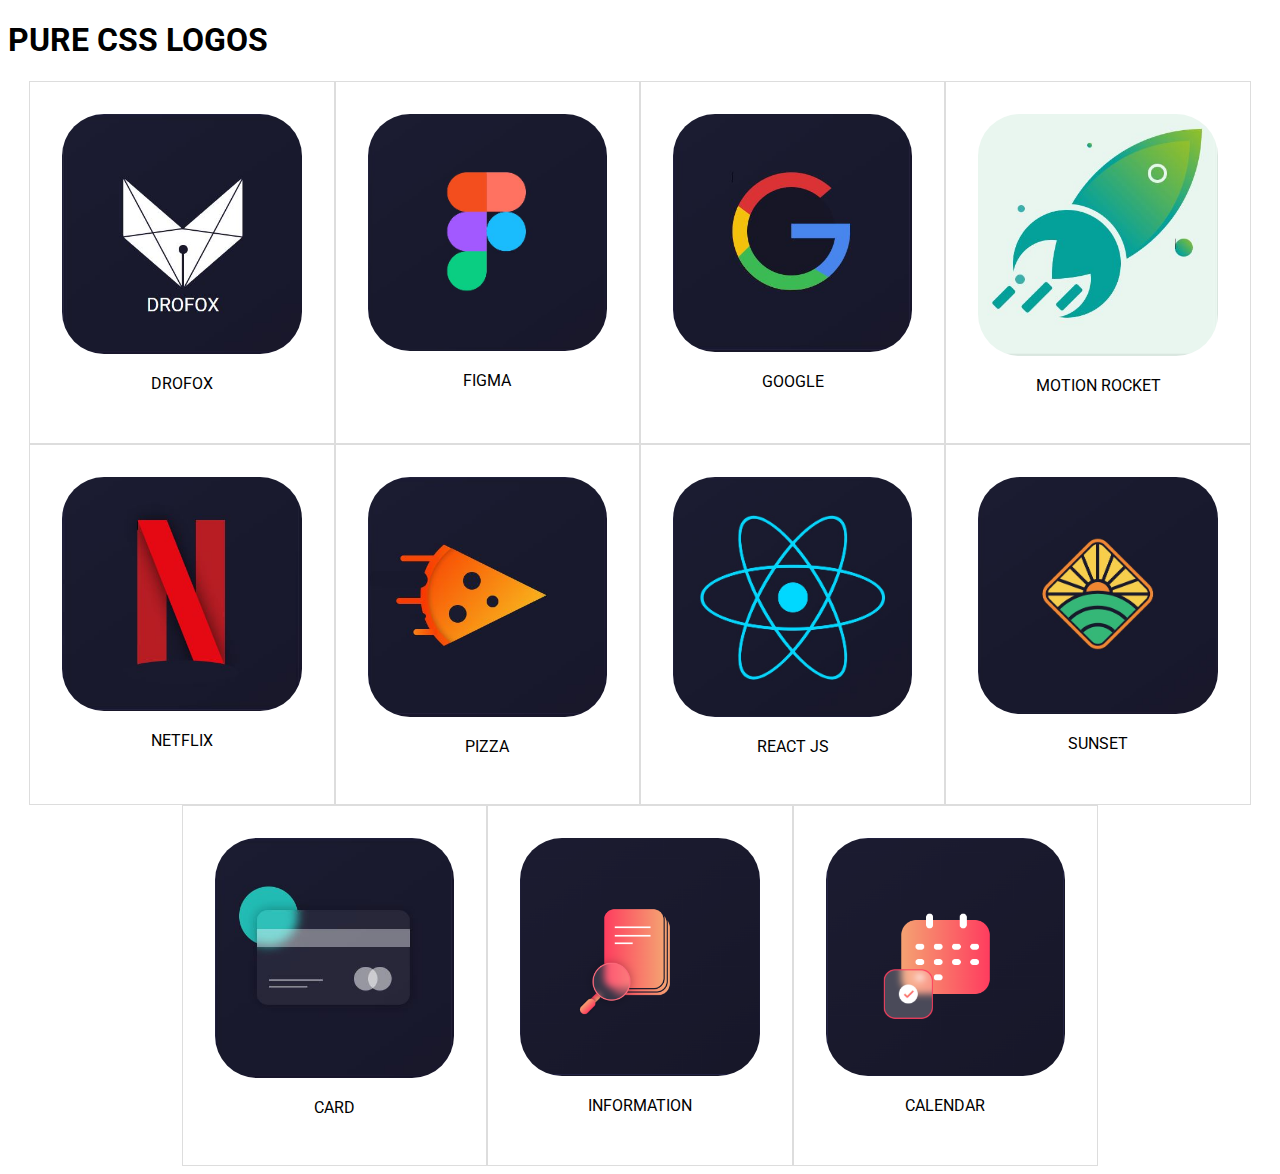
<file: index.html>
<!DOCTYPE html>
<!--[if lt IE 7]>      <html class="no-js lt-ie9 lt-ie8 lt-ie7"> <![endif]-->
<!--[if IE 7]>         <html class="no-js lt-ie9 lt-ie8"> <![endif]-->
<!--[if IE 8]>         <html class="no-js lt-ie9"> <![endif]-->
<!--[if gt IE 8]>      <html class="no-js"> <!--<![endif]-->
<html>
  <head>
    <meta charset="utf-8" />
    <meta http-equiv="X-UA-Compatible" content="IE=edge" />
    <title></title>
    <meta name="description" content="" />
    <meta name="viewport" content="width=device-width, initial-scale=1" />
    <link rel="preconnect" href="https://fonts.googleapis.com" />
    <link rel="preconnect" href="https://fonts.gstatic.com" crossorigin />
    <link
      href="https://fonts.googleapis.com/css2?family=Roboto&display=swap"
      rel="stylesheet"
    />
    <link rel="stylesheet" href="styles.css" />
  </head>
  <body>
    <!--[if lt IE 7]>
      <p class="browsehappy">
        You are using an <strong>outdated</strong> browser. Please
        <a href="#">upgrade your browser</a> to improve your experience.
      </p>
    <![endif]-->

    <div class="container">
      <h1>PURE CSS LOGOS</h1>
      <div class="flex">
        <div class="card has-link" data-link="/drofox/index.html">
          <div class="content">
            <div class="card-media">
              <img src="/drofox/drofox.JPG" />
            </div>
            <div class="card-title">
              <p>DROFOX</p>
            </div>
          </div>
        </div>
        <div class="card has-link" data-link="/figma/index.html">
          <div class="content">
            <div class="card-media">
              <img src="/figma/figma.JPG" />
            </div>
            <div class="card-title">
              <p>FIGMA</p>
            </div>
          </div>
        </div>
        <div class="card has-link" data-link="/google/index.html">
          <div class="content">
            <div class="card-media">
              <img src="/google/google.JPG" />
            </div>
            <div class="card-title">
              <p>GOOGLE</p>
            </div>
          </div>
        </div>
        <div class="card has-link" data-link="/motionRocket/index.html">
          <div class="content">
            <div class="card-media">
              <img src="/motionRocket/motionRocket.JPG" />
            </div>
            <div class="card-title">
              <p>MOTION ROCKET</p>
            </div>
          </div>
        </div>
        <div class="card has-link" data-link="/netflix/index.html">
          <div class="content">
            <div class="card-media">
              <img src="/netflix/netflix.JPG" />
            </div>
            <div class="card-title">
              <p>NETFLIX</p>
            </div>
          </div>
        </div>
        <div class="card has-link" data-link="/pizza/index.html">
          <div class="content">
            <div class="card-media">
              <img src="/pizza/pizza.JPG" />
            </div>
            <div class="card-title">
              <p>PIZZA</p>
            </div>
          </div>
        </div>
        <div class="card has-link" data-link="/react/index.html">
          <div class="content">
            <div class="card-media">
              <img src="/react/react.jpg" />
            </div>
            <div class="card-title">
              <p>REACT JS</p>
            </div>
          </div>
        </div>
        <div class="card has-link" data-link="/sunset/index.html">
          <div class="content">
            <div class="card-media">
              <img src="/sunset/sunset.JPG" />
            </div>
            <div class="card-title">
              <p>SUNSET</p>
            </div>
          </div>
        </div>
        <div class="card has-link" data-link="/card/index.html">
          <div class="content">
            <div class="card-media">
              <img src="/card/card.JPG" />
            </div>
            <div class="card-title">
              <p>CARD</p>
            </div>
          </div>
        </div>
        <div class="card has-link" data-link="/information/index.html">
          <div class="content">
            <div class="card-media">
              <img src="/information/information.png" />
            </div>
            <div class="card-title">
              <p>INFORMATION</p>
            </div>
          </div>
        </div>
        <div class="card has-link" data-link="/calendar/index.html">
          <div class="content">
            <div class="card-media">
              <img src="/calendar/calendar.png" />
            </div>
            <div class="card-title">
              <p>CALENDAR</p>
            </div>
          </div>
        </div>
        </div>
    </div>
    <script
      src="https://code.jquery.com/jquery-3.6.0.min.js"
      integrity="sha256-/xUj+3OJU5yExlq6GSYGSHk7tPXikynS7ogEvDej/m4="
      crossorigin="anonymous"
    ></script>
    <script>
      $(function () {
        $(".has-link").on("click", function () {
          let link = $(this).attr("data-link");
          window.location.href = link;
        });
      });
    </script>
  </body>
</html>
</file>
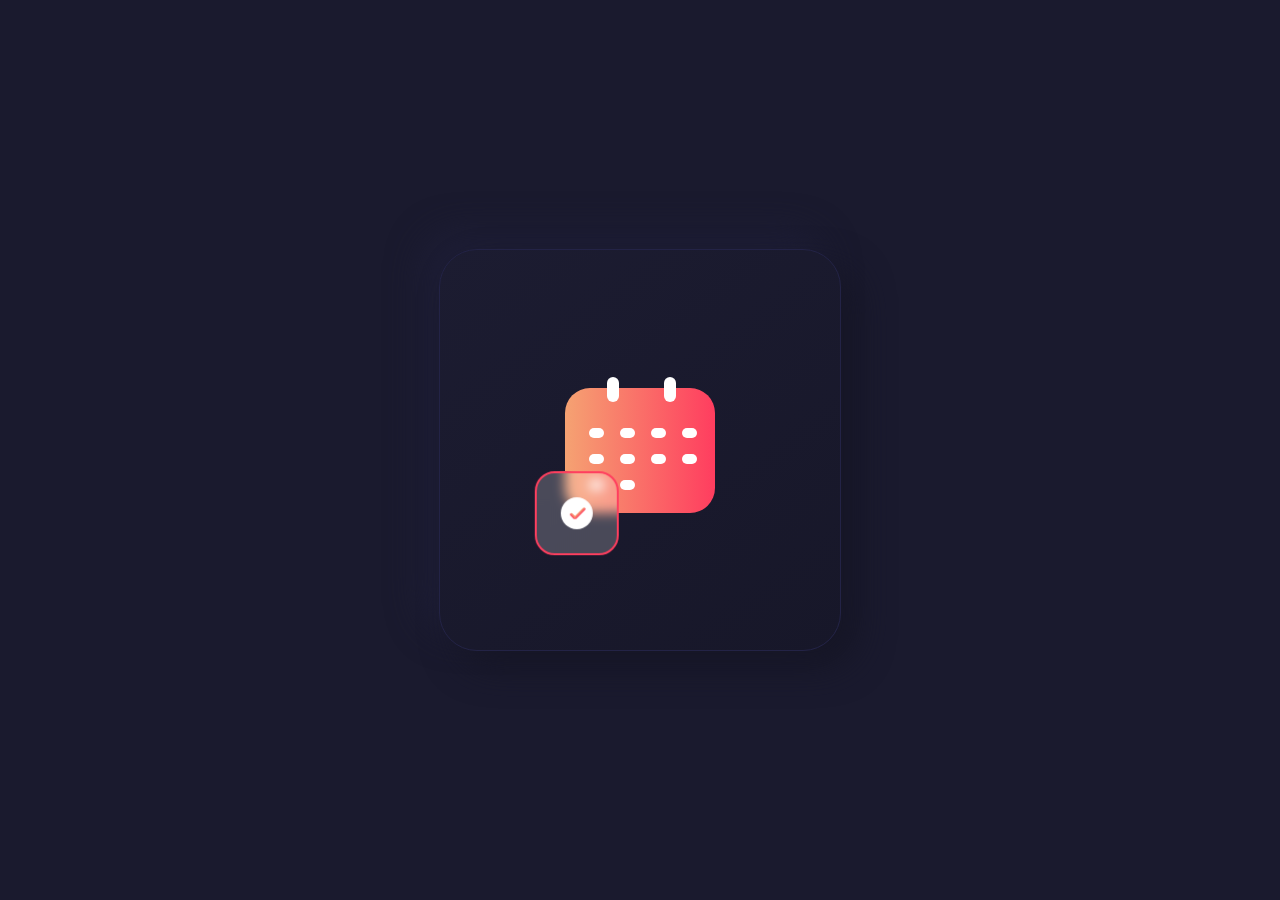
<file: calendar/index.html>
<!DOCTYPE html>
<!--[if lt IE 7]>      <html class="no-js lt-ie9 lt-ie8 lt-ie7"> <![endif]-->
<!--[if IE 7]>         <html class="no-js lt-ie9 lt-ie8"> <![endif]-->
<!--[if IE 8]>         <html class="no-js lt-ie9"> <![endif]-->
<!--[if gt IE 8]>      <html class="no-js"> <!--<![endif]-->
<html>
  <head>
    <meta charset="utf-8" />
    <meta http-equiv="X-UA-Compatible" content="IE=edge" />
    <title></title>
    <meta name="description" content="" />
    <meta name="viewport" content="width=device-width, initial-scale=1" />
    <link rel="stylesheet" href="style.css" />
  </head>
  <body>
    <!--[if lt IE 7]>
      <p class="browsehappy">
        You are using an <strong>outdated</strong> browser. Please
        <a href="#">upgrade your browser</a> to improve your experience.
      </p>
    <![endif]-->
    <!-- 
        #3cba54 
        #f4c20d
        #db3236
        #4885ed
    -->
    <div class="container flex item-center bg-dark">
      <div class="item-container bg-dark-dim skeou-shadow">
        <div class="item flex item-center relative">
          <div class="calendar">
              <div class="dates">
                  <div class="date_m1"></div>
                  <div class="date_m2"></div>
                  <div class="date_m3"></div>
                  <div class="date_m4"></div>
                  <div class="date_m5"></div>
                  <div class="date_m6"></div>
                  <div class="date_m7"></div>
                  <div class="date_m8"></div>
                  <div class="date_m9"></div>
                  <div class="date_m10"></div>
              </div>
          </div>
          <div class="checkbox">
              <div class="check_container">
                  <div class="check"></div>
              </div>
          </div>
        </div>
      </div>
    </div>

    <script src="" async defer></script>
  </body>
</html>
</file>
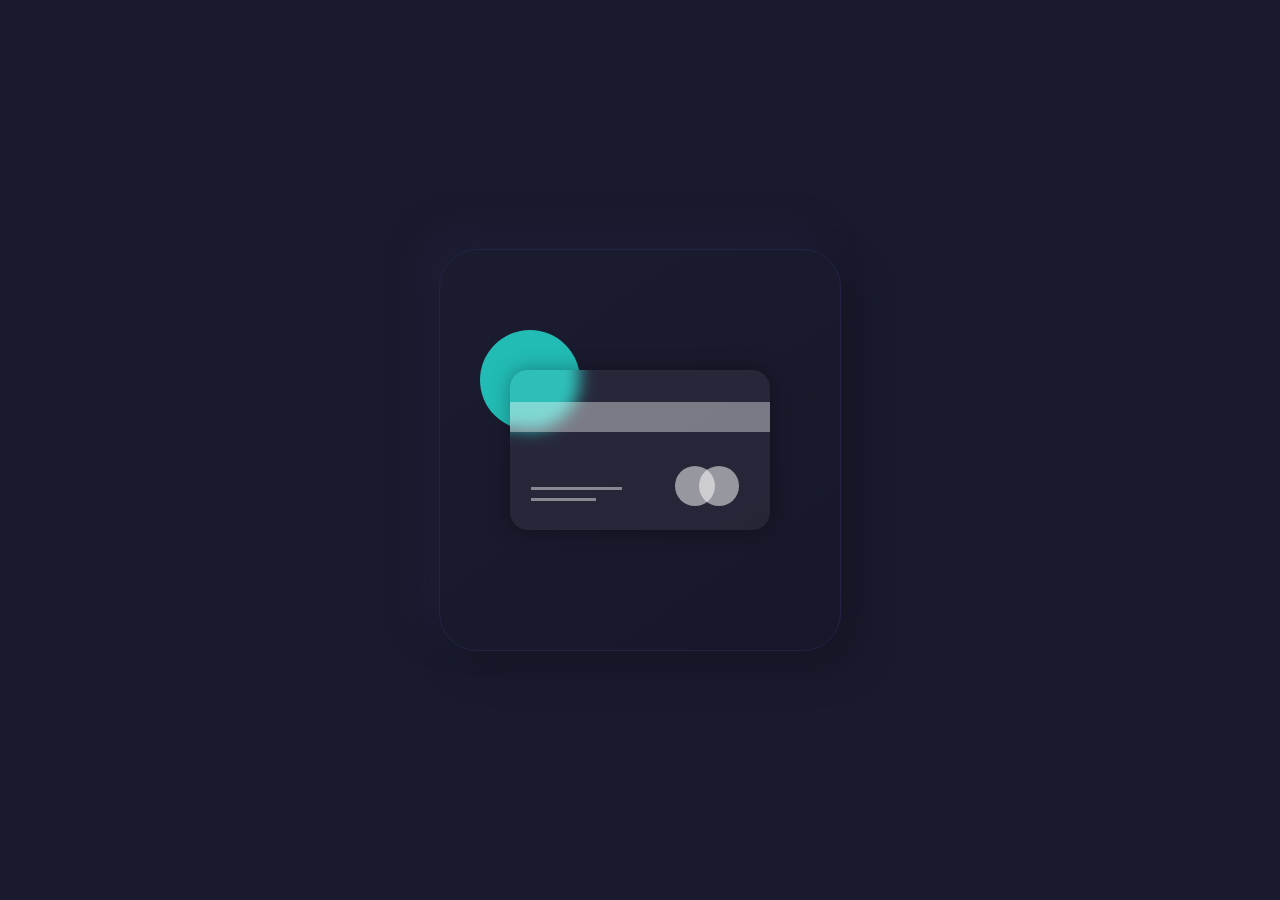
<file: card/index.html>
<!DOCTYPE html>
<!--[if lt IE 7]>      <html class="no-js lt-ie9 lt-ie8 lt-ie7"> <![endif]-->
<!--[if IE 7]>         <html class="no-js lt-ie9 lt-ie8"> <![endif]-->
<!--[if IE 8]>         <html class="no-js lt-ie9"> <![endif]-->
<!--[if gt IE 8]>      <html class="no-js"> <!--<![endif]-->
<html>
  <head>
    <meta charset="utf-8" />
    <meta http-equiv="X-UA-Compatible" content="IE=edge" />
    <title></title>
    <meta name="description" content="" />
    <meta name="viewport" content="width=device-width, initial-scale=1" />
    <link rel="stylesheet" href="style.css" />
  </head>
  <body>
    <!--[if lt IE 7]>
      <p class="browsehappy">
        You are using an <strong>outdated</strong> browser. Please
        <a href="#">upgrade your browser</a> to improve your experience.
      </p>
    <![endif]-->
    <!-- 
        #22bcb5 
        
    -->
    <div class="container flex item-center bg-dark">
      <div class="item-container bg-dark-dim skeou-shadow">
        <div class="item flex item-center relative">
          <div class="circle"></div>
          <div class="card-base">
            <div class="stripe"></div>
            <div class="master-card"></div>
            <div class="name-line"></div>
          </div>
        </div>
      </div>
    </div>

    <script src="" async defer></script>
  </body>
</html>
</file>
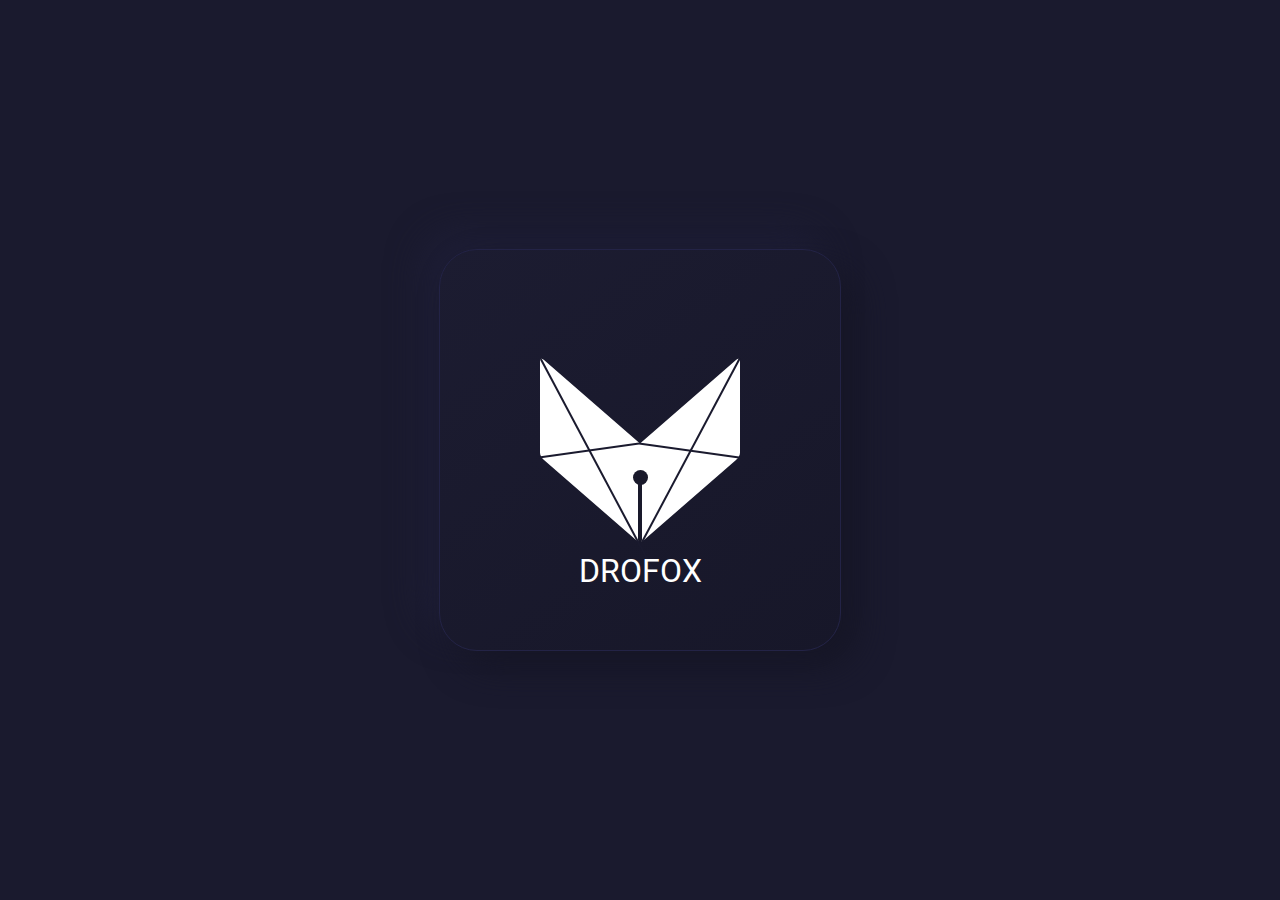
<file: drofox/index.html>
<!DOCTYPE html>
<!--[if lt IE 7]>      <html class="no-js lt-ie9 lt-ie8 lt-ie7"> <![endif]-->
<!--[if IE 7]>         <html class="no-js lt-ie9 lt-ie8"> <![endif]-->
<!--[if IE 8]>         <html class="no-js lt-ie9"> <![endif]-->
<!--[if gt IE 8]>      <html class="no-js"> <!--<![endif]-->
<html>
  <head>
    <meta charset="utf-8" />
    <meta http-equiv="X-UA-Compatible" content="IE=edge" />
    <title></title>
    <meta name="description" content="" />
    <meta name="viewport" content="width=device-width, initial-scale=1" />
    <link rel="preconnect" href="https://fonts.googleapis.com" />
    <link rel="preconnect" href="https://fonts.gstatic.com" crossorigin />
    <link
      href="https://fonts.googleapis.com/css2?family=Roboto&display=swap"
      rel="stylesheet"
    />
    <link rel="stylesheet" href="style.css" />
  </head>
  <body>
    <!--[if lt IE 7]>
      <p class="browsehappy">
        You are using an <strong>outdated</strong> browser. Please
        <a href="#">upgrade your browser</a> to improve your experience.
      </p>
    <![endif]-->
    <!-- 
        #3cba54 
        #f4c20d
        #db3236
        #4885ed
    -->
    <div class="container flex item-center bg-dark">
      <div class="item-container bg-dark-dim skeou-shadow">
        <div class="item flex item-center relative">
          <div class="left"></div>
          <div class="right"></div>
          <div class="circle"></div>
          <div class="cylinder"></div>
          <div class="line-left"></div>
          <div class="line-left-big"></div>
          <div class="line-right"></div>
          <div class="line-right-big"></div>
          <p class="text">DROFOX</p>
        </div>
      </div>
    </div>

    <script src="" async defer></script>
  </body>
</html>
</file>
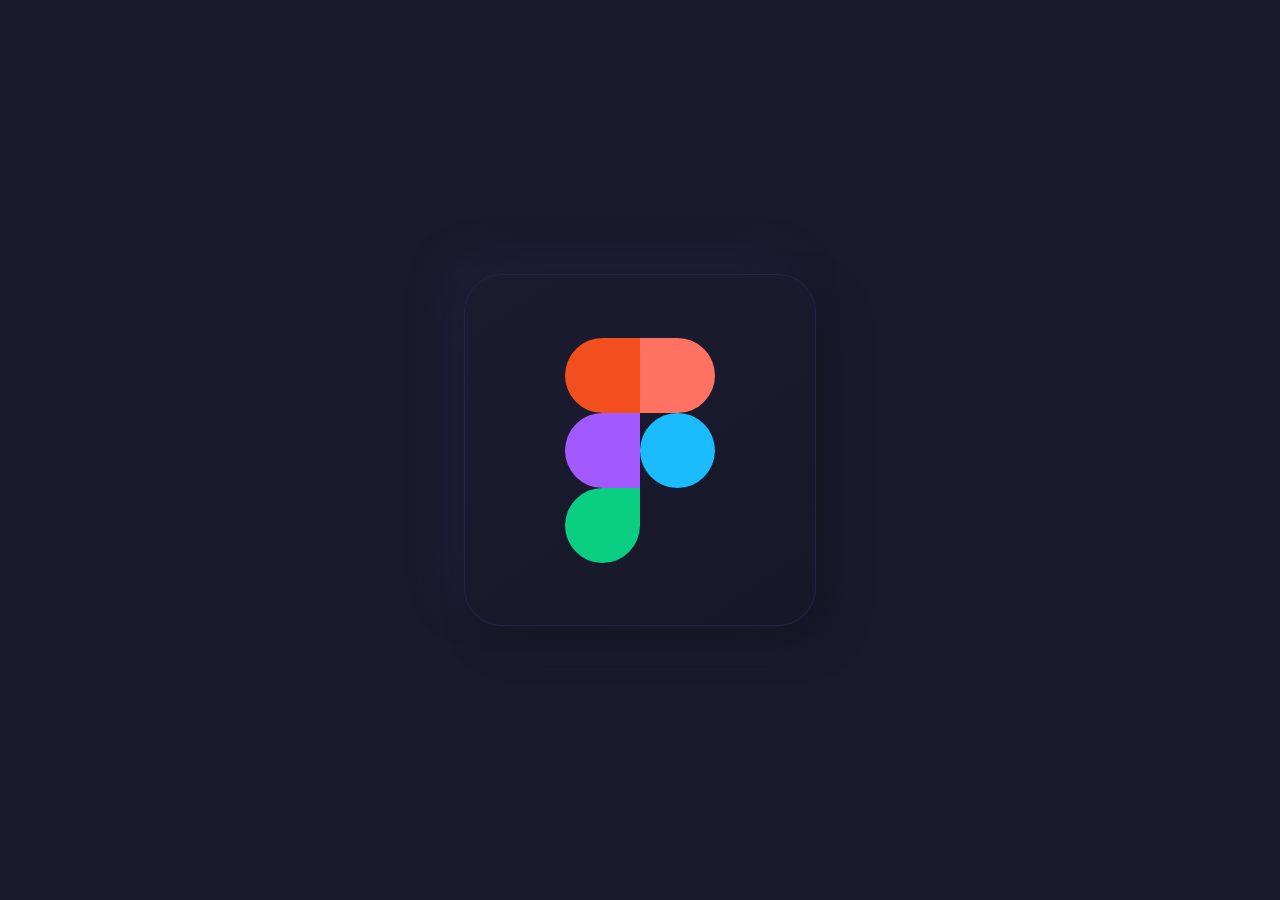
<file: figma/index.html>
<!DOCTYPE html>
<!--[if lt IE 7]>      <html class="no-js lt-ie9 lt-ie8 lt-ie7"> <![endif]-->
<!--[if IE 7]>         <html class="no-js lt-ie9 lt-ie8"> <![endif]-->
<!--[if IE 8]>         <html class="no-js lt-ie9"> <![endif]-->
<!--[if gt IE 8]>      <html class="no-js"> <!--<![endif]-->
<html>
  <head>
    <meta charset="utf-8" />
    <meta http-equiv="X-UA-Compatible" content="IE=edge" />
    <title></title>
    <meta name="description" content="" />
    <meta name="viewport" content="width=device-width, initial-scale=1" />
    <link rel="stylesheet" href="style.css" />
  </head>
  <body>
    <!--[if lt IE 7]>
      <p class="browsehappy">
        You are using an <strong>outdated</strong> browser. Please
        <a href="#">upgrade your browser</a> to improve your experience.
      </p>
    <![endif]-->
    <!-- 
        #f24e1e 
        #ff7262
        #a259ff
        #1abcfe
        #0acf83
    -->
    <div class="container flex item-center bg-dark">
      <div class="item-container bg-dark-dim skeou-shadow">
        <div class="item flex item-center">
          <div>
            <div class="element-container">
              <div class="first-elem col-6"></div>
              <div class="second-elem col-6"></div>
            </div>
            <div class="element-container">
              <div class="third-elem col-6"></div>
              <div class="fourth-elem col-6"></div>
            </div>
            <div class="element-container">
              <div class="fifth-elem col-6"></div>
            </div>
          </div>
        </div>
      </div>
    </div>

    <script src="" async defer></script>
  </body>
</html>
</file>
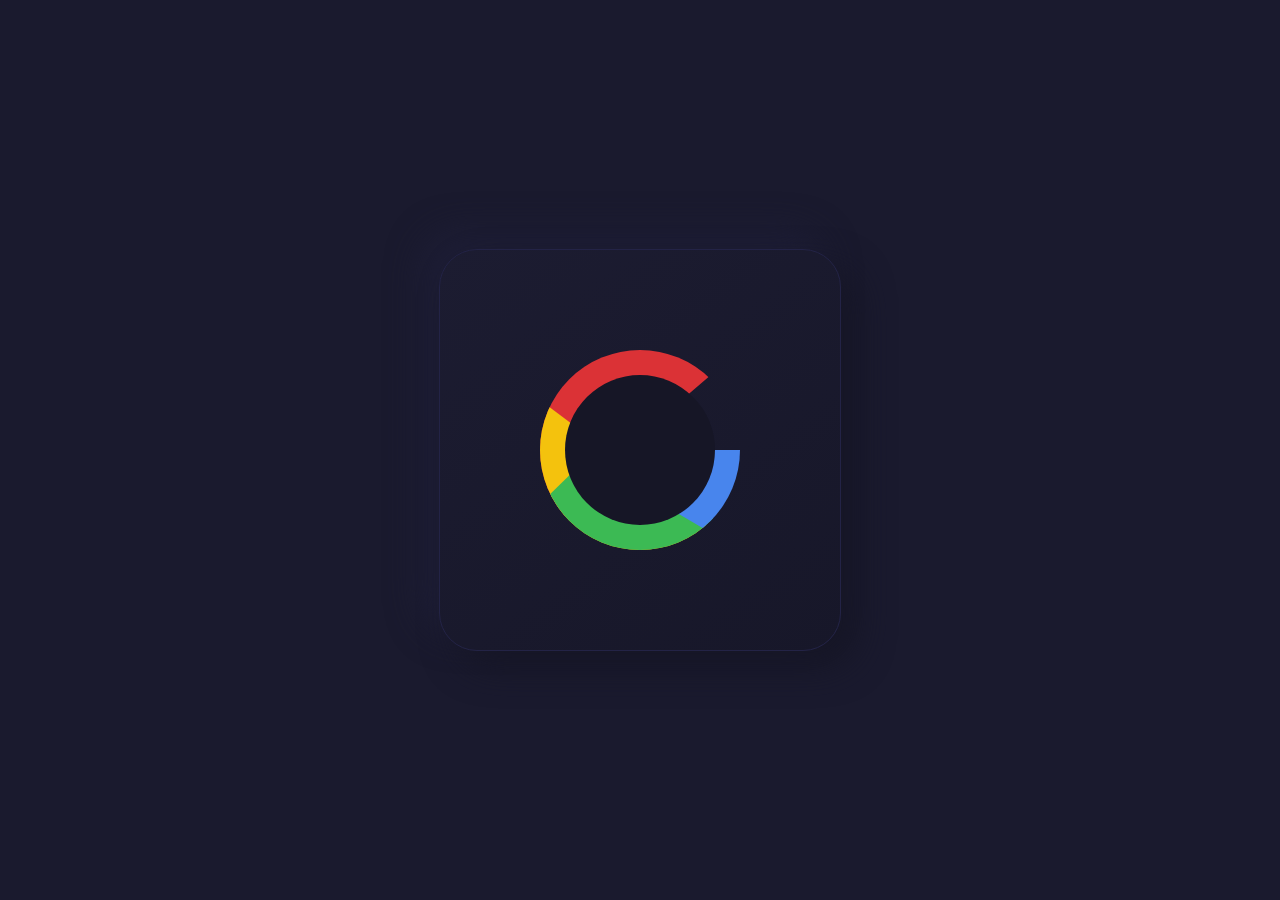
<file: google/index.html>
<!DOCTYPE html>
<!--[if lt IE 7]>      <html class="no-js lt-ie9 lt-ie8 lt-ie7"> <![endif]-->
<!--[if IE 7]>         <html class="no-js lt-ie9 lt-ie8"> <![endif]-->
<!--[if IE 8]>         <html class="no-js lt-ie9"> <![endif]-->
<!--[if gt IE 8]>      <html class="no-js"> <!--<![endif]-->
<html>
  <head>
    <meta charset="utf-8" />
    <meta http-equiv="X-UA-Compatible" content="IE=edge" />
    <title></title>
    <meta name="description" content="" />
    <meta name="viewport" content="width=device-width, initial-scale=1" />
    <link rel="stylesheet" href="style.css" />
  </head>
  <body>
    <!--[if lt IE 7]>
      <p class="browsehappy">
        You are using an <strong>outdated</strong> browser. Please
        <a href="#">upgrade your browser</a> to improve your experience.
      </p>
    <![endif]-->
    <!-- 
        #3cba54 
        #f4c20d
        #db3236
        #4885ed
    -->
    <div class="container flex item-center bg-dark">
      <div class="item-container bg-dark-dim skeou-shadow">
        <div class="item flex item-center">
          <div class="item flex item-center">
            <div class="circle-red"></div>
            <div class="circle-yellow"></div>
            <div class="circle-green"></div>
            <div class="circle-blue"></div>
            <div class="circle-inner"></div>
          </div>
        </div>
      </div>
    </div>

    <script src="" async defer></script>
  </body>
</html>
</file>
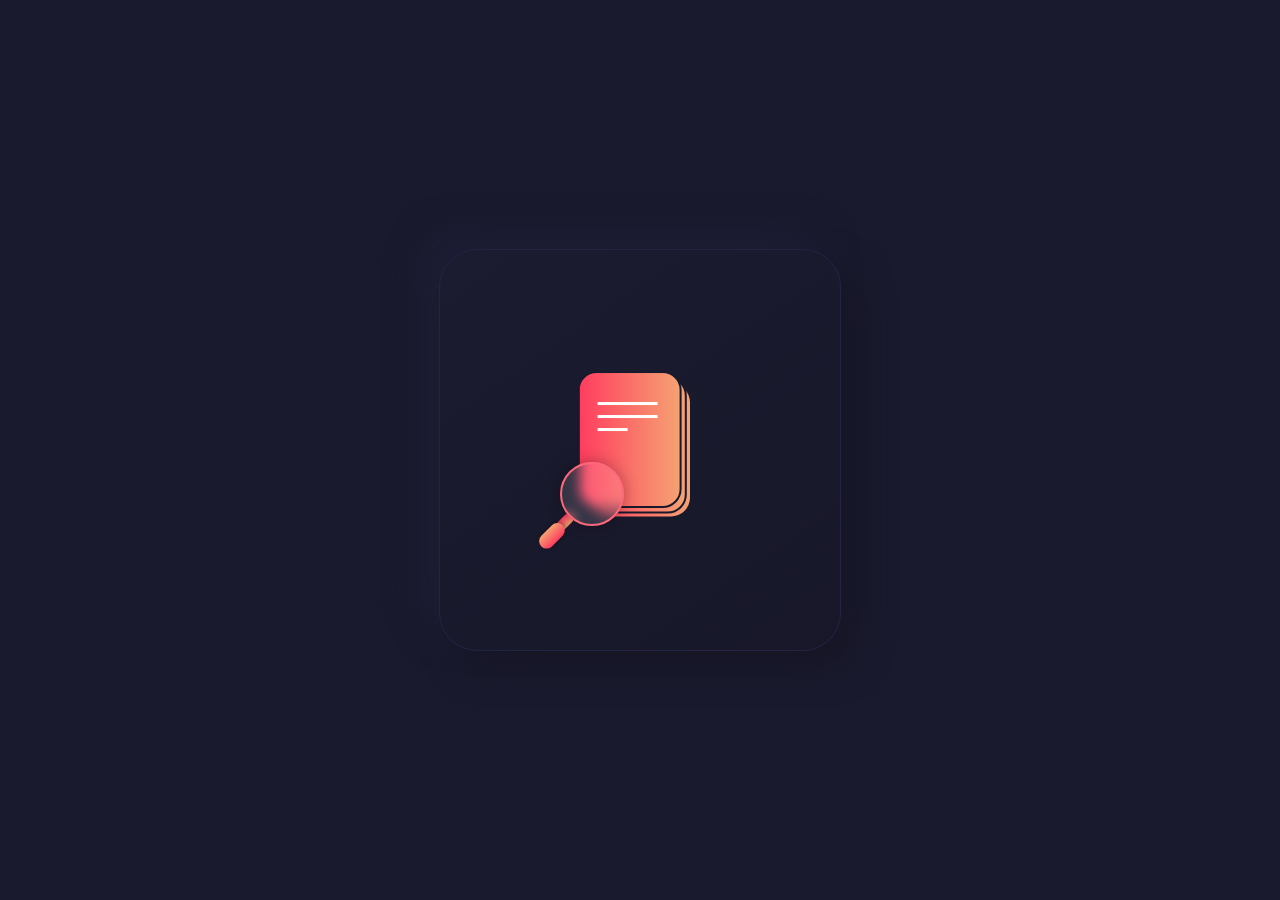
<file: information/index.html>
<!DOCTYPE html>
<!--[if lt IE 7]>      <html class="no-js lt-ie9 lt-ie8 lt-ie7"> <![endif]-->
<!--[if IE 7]>         <html class="no-js lt-ie9 lt-ie8"> <![endif]-->
<!--[if IE 8]>         <html class="no-js lt-ie9"> <![endif]-->
<!--[if gt IE 8]>      <html class="no-js"> <!--<![endif]-->
<html>
  <head>
    <meta charset="utf-8" />
    <meta http-equiv="X-UA-Compatible" content="IE=edge" />
    <title></title>
    <meta name="description" content="" />
    <meta name="viewport" content="width=device-width, initial-scale=1" />
    <link rel="stylesheet" href="style.css" />
  </head>
  <body>
    <!--[if lt IE 7]>
      <p class="browsehappy">
        You are using an <strong>outdated</strong> browser. Please
        <a href="#">upgrade your browser</a> to improve your experience.
      </p>
    <![endif]-->
    <!-- 
        #3cba54 
        #f4c20d
        #db3236
        #4885ed
    -->
    <div class="container flex item-center bg-dark">
      <div class="item-container bg-dark-dim skeou-shadow">
        <div class="item flex item-center relative">
          <div class="docs">
            <div class="doca"></div>
            <div class="docb"></div>
            <div class="docc">
              <div class="linea"></div>
              <div class="lineb"></div>
              <div class="linec"></div>
            </div>
          </div>
          <div class="lens">
            <div class="circle"></div>
            <div class="handle"></div>
          </div>
        </div>
      </div>
    </div>

    <script src="" async defer></script>
  </body>
</html>
</file>
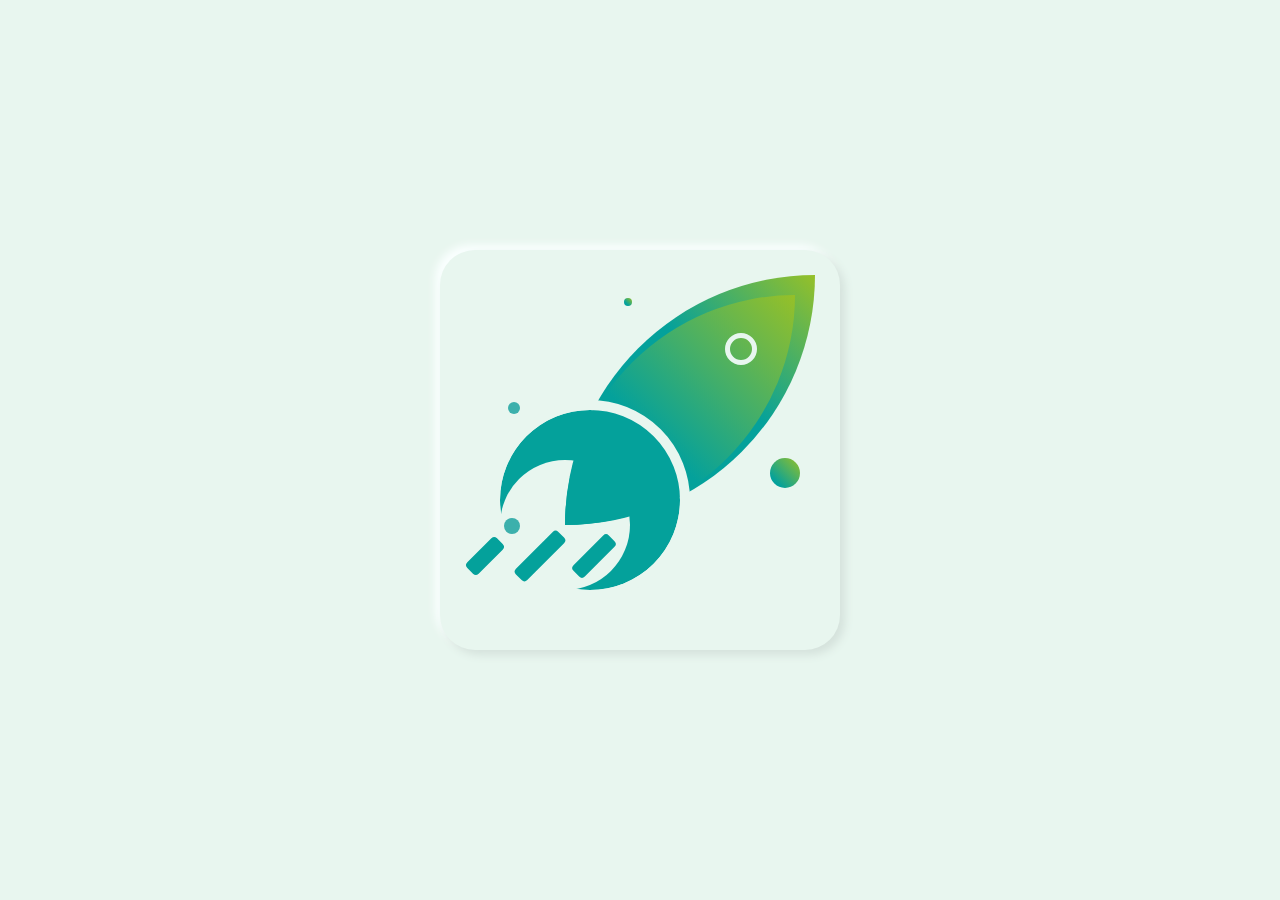
<file: motionRocket/index.html>
<!DOCTYPE html>
<!--[if lt IE 7]>      <html class="no-js lt-ie9 lt-ie8 lt-ie7"> <![endif]-->
<!--[if IE 7]>         <html class="no-js lt-ie9 lt-ie8"> <![endif]-->
<!--[if IE 8]>         <html class="no-js lt-ie9"> <![endif]-->
<!--[if gt IE 8]>      <html class="no-js"> <!--<![endif]-->
<html>
  <head>
    <meta charset="utf-8" />
    <meta http-equiv="X-UA-Compatible" content="IE=edge" />
    <title></title>
    <meta name="description" content="" />
    <meta name="viewport" content="width=device-width, initial-scale=1" />
    <link rel="stylesheet" href="style.css" />
  </head>
  <body>
    <!--[if lt IE 7]>
      <p class="browsehappy">
        You are using an <strong>outdated</strong> browser. Please
        <a href="#">upgrade your browser</a> to improve your experience.
      </p>
    <![endif]-->
    <!-- 
        #96c028
        #04a19b
    -->
    <div class="container flex item-center bg-light">
      <div class="item-container bg-light skeou-shadow-light">
        <div class="item flex item-center">
          <div class="base">
            <div class="circle-container">
              <div class="green-circle">
                <div class="white-inner-circle"></div>
              </div>
            </div>
            <div class="oval-container">
              <div class="border-circle"></div>
              <div class="main-oval">
                <div class="sub-oval">
                  <div class="inner-border-circle"></div>
                </div>
              </div>
            </div>
            <div class="line-container">
              <div class="line1"></div>
              <div class="line2"></div>
              <div class="line3"></div>
            </div>
            <div class="dots-container">
              <div class="dot1"></div>
              <div class="dot2"></div>
              <div class="dot3"></div>
              <div class="dot4"></div>
            </div>
          </div>
        </div>
      </div>
    </div>

    <script src="" async defer></script>
  </body>
</html>
</file>
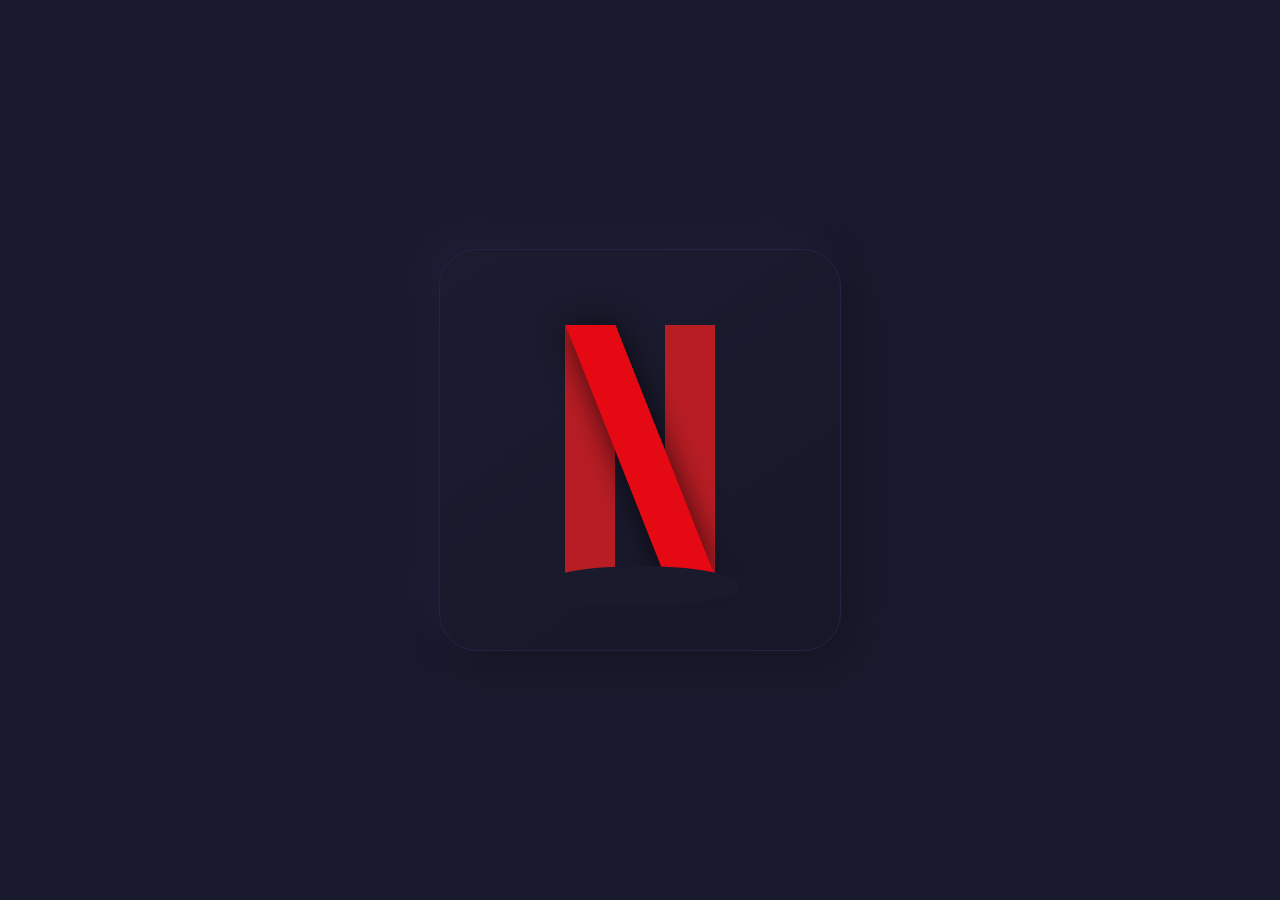
<file: netflix/index.html>
<!DOCTYPE html>
<!--[if lt IE 7]>      <html class="no-js lt-ie9 lt-ie8 lt-ie7"> <![endif]-->
<!--[if IE 7]>         <html class="no-js lt-ie9 lt-ie8"> <![endif]-->
<!--[if IE 8]>         <html class="no-js lt-ie9"> <![endif]-->
<!--[if gt IE 8]>      <html class="no-js"> <!--<![endif]-->
<html>
  <head>
    <meta charset="utf-8" />
    <meta http-equiv="X-UA-Compatible" content="IE=edge" />
    <title></title>
    <meta name="description" content="" />
    <meta name="viewport" content="width=device-width, initial-scale=1" />
    <link rel="stylesheet" href="style.css" />
  </head>
  <body>
    <!--[if lt IE 7]>
      <p class="browsehappy">
        You are using an <strong>outdated</strong> browser. Please
        <a href="#">upgrade your browser</a> to improve your experience.
      </p>
    <![endif]-->
    <!-- 
        #3cba54 
        #f4c20d
        #db3236
        #4885ed
    -->
    <div class="container flex item-center bg-dark">
      <div class="item-container bg-dark-dim skeou-shadow">
        <div class="item flex item-center relative">
          <div class="line-left"></div>
          <div class="line-center"></div>
          <div class="line-right"></div>
        </div>
      </div>
    </div>

    <script src="" async defer></script>
  </body>
</html>
</file>
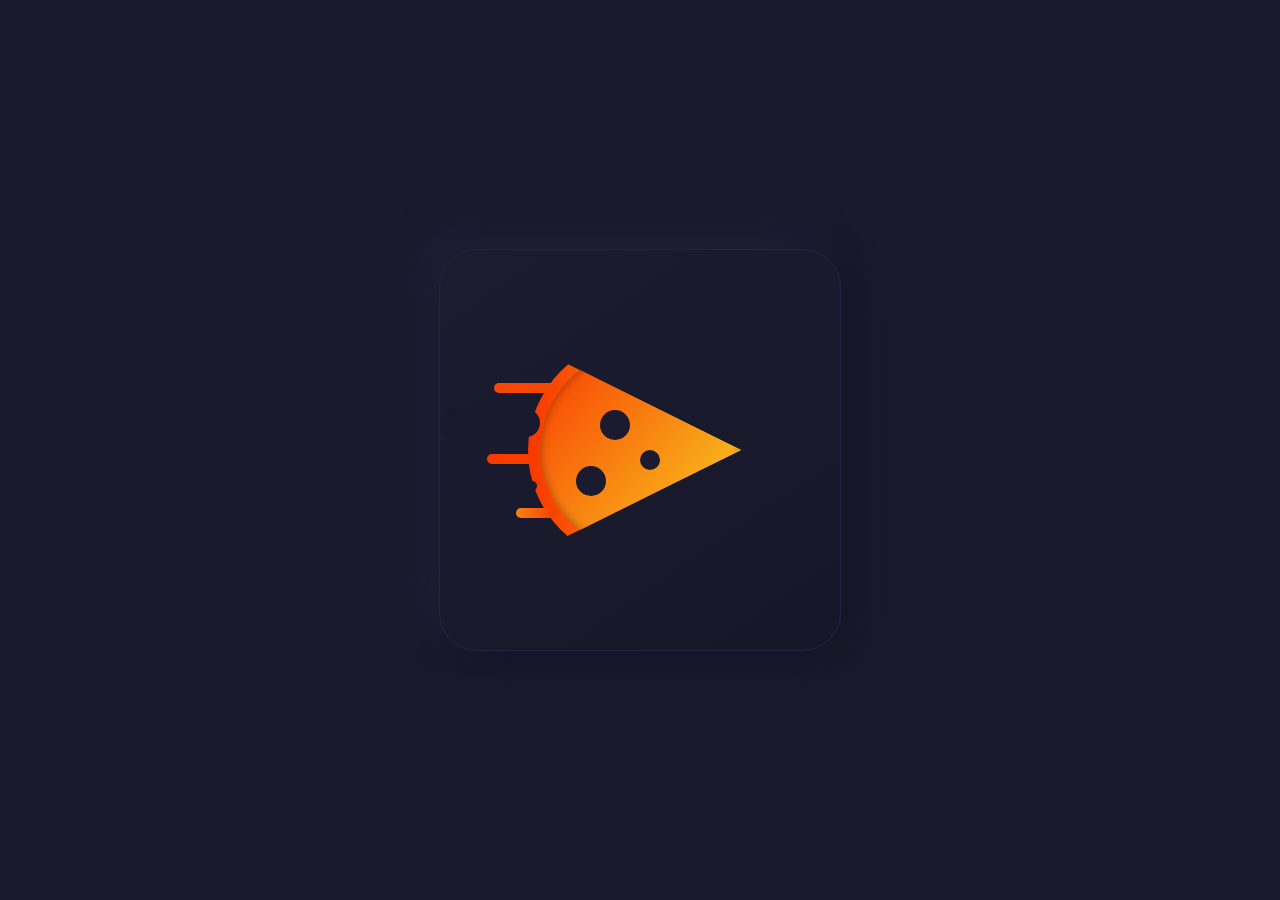
<file: pizza/index.html>
<!DOCTYPE html>
<!--[if lt IE 7]>      <html class="no-js lt-ie9 lt-ie8 lt-ie7"> <![endif]-->
<!--[if IE 7]>         <html class="no-js lt-ie9 lt-ie8"> <![endif]-->
<!--[if IE 8]>         <html class="no-js lt-ie9"> <![endif]-->
<!--[if gt IE 8]>      <html class="no-js"> <!--<![endif]-->
<html>
  <head>
    <meta charset="utf-8" />
    <meta http-equiv="X-UA-Compatible" content="IE=edge" />
    <title></title>
    <meta name="description" content="" />
    <meta name="viewport" content="width=device-width, initial-scale=1" />
    <link rel="preconnect" href="https://fonts.googleapis.com" />
    <link rel="preconnect" href="https://fonts.gstatic.com" crossorigin />
    <link
      href="https://fonts.googleapis.com/css2?family=Roboto&display=swap"
      rel="stylesheet"
    />
    <link rel="stylesheet" href="style.css" />
  </head>
  <body>
    <!--[if lt IE 7]>
      <p class="browsehappy">
        You are using an <strong>outdated</strong> browser. Please
        <a href="#">upgrade your browser</a> to improve your experience.
      </p>
    <![endif]-->
    <!-- 
        #3cba54 
        #f4c20d
        #db3236
        #4885ed
    -->
    <div class="container flex item-center bg-dark">
      <div class="item-container bg-dark-dim skeou-shadow">
        <div class="item flex item-center relative">
          <div class="crust"></div>
          <div class="base"></div>
          <div class="circle1"></div>
          <div class="circle2"></div>
          <div class="circle3"></div>
          <div class="cheese">
            <div class="rect1"></div>
            <div class="rect2"></div>
            <div class="rect3"></div>
            <div class="rect4"></div>
            <div class="rect5"></div>
          </div>
        </div>
      </div>
    </div>

    <script src="" async defer></script>
  </body>
</html>
</file>
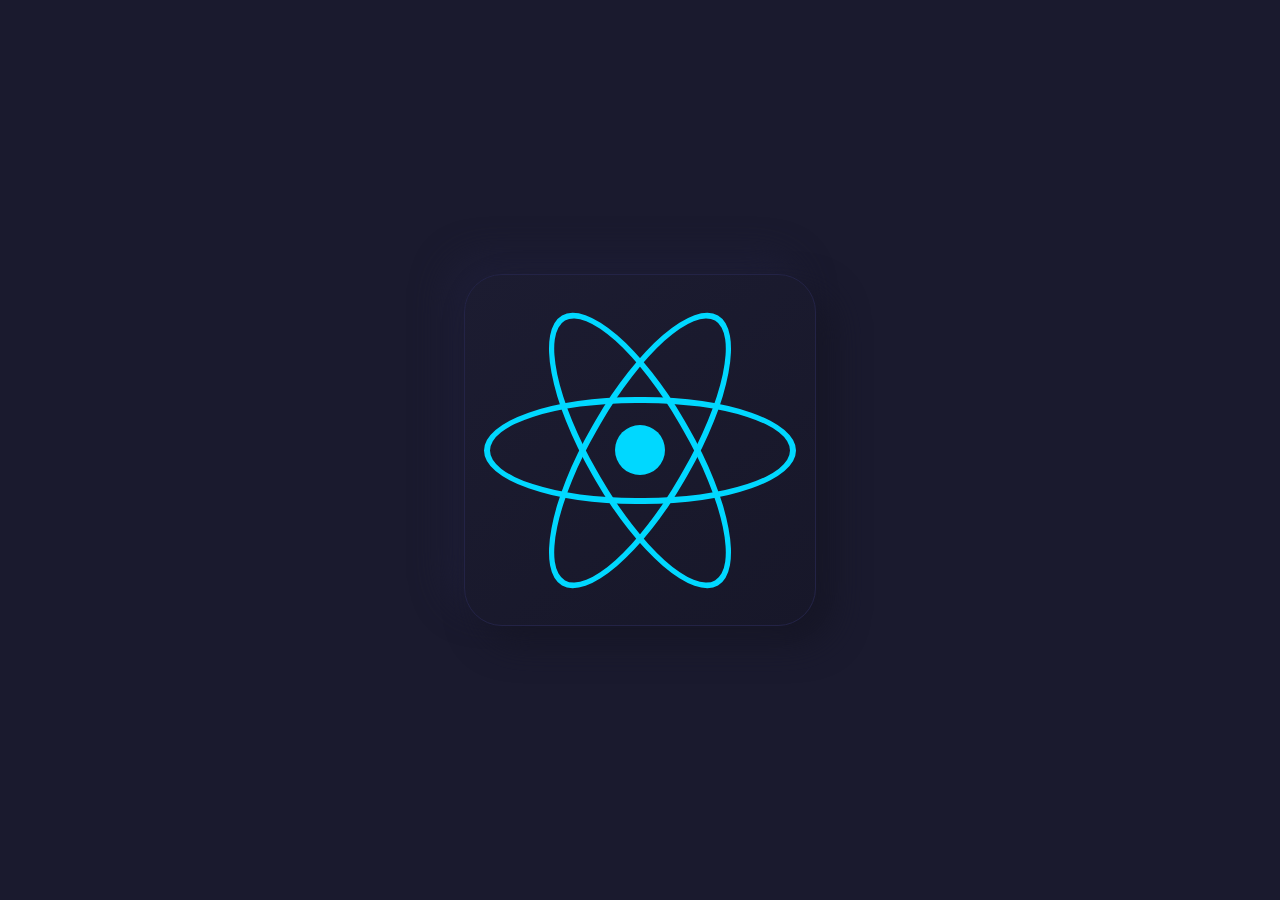
<file: react/index.html>
<!DOCTYPE html>
<!--[if lt IE 7]>      <html class="no-js lt-ie9 lt-ie8 lt-ie7"> <![endif]-->
<!--[if IE 7]>         <html class="no-js lt-ie9 lt-ie8"> <![endif]-->
<!--[if IE 8]>         <html class="no-js lt-ie9"> <![endif]-->
<!--[if gt IE 8]>      <html class="no-js"> <!--<![endif]-->
<html>
  <head>
    <meta charset="utf-8" />
    <meta http-equiv="X-UA-Compatible" content="IE=edge" />
    <title></title>
    <meta name="description" content="" />
    <meta name="viewport" content="width=device-width, initial-scale=1" />
    <link rel="stylesheet" href="style.css" />
  </head>
  <body>
    <!--[if lt IE 7]>
      <p class="browsehappy">
        You are using an <strong>outdated</strong> browser. Please
        <a href="#">upgrade your browser</a> to improve your experience.
      </p>
    <![endif]-->
    <!-- 
        #00d8ff
    -->
    <div class="container flex item-center bg-dark">
      <div class="item-container bg-dark-dim skeou-shadow">
        <div class="item flex item-center">
          <div class="circle-center"></div>
          <div class="skew-circle-straight"></div>
          <div class="skew-circle-left"></div>
          <div class="skew-circle-right"></div>
        </div>
      </div>
    </div>

    <script src="" async defer></script>
  </body>
</html>
</file>
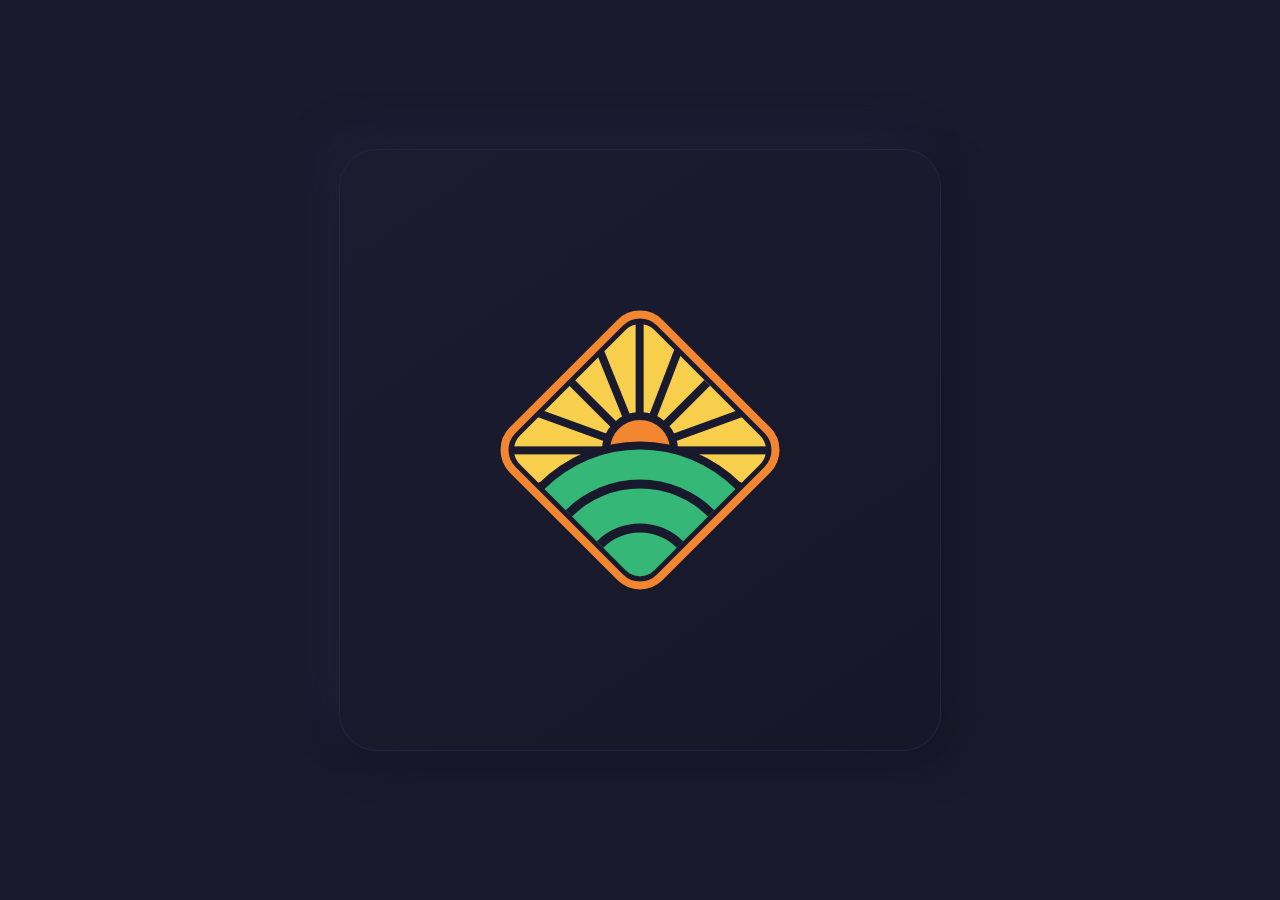
<file: sunset/index.html>
<!DOCTYPE html>
<!--[if lt IE 7]>      <html class="no-js lt-ie9 lt-ie8 lt-ie7"> <![endif]-->
<!--[if IE 7]>         <html class="no-js lt-ie9 lt-ie8"> <![endif]-->
<!--[if IE 8]>         <html class="no-js lt-ie9"> <![endif]-->
<!--[if gt IE 8]>      <html class="no-js"> <!--<![endif]-->
<html>
  <head>
    <meta charset="utf-8" />
    <meta http-equiv="X-UA-Compatible" content="IE=edge" />
    <title></title>
    <meta name="description" content="" />
    <meta name="viewport" content="width=device-width, initial-scale=1" />
    <link rel="stylesheet" href="style.css" />
  </head>
  <body>
    <!--[if lt IE 7]>
      <p class="browsehappy">
        You are using an <strong>outdated</strong> browser. Please
        <a href="#">upgrade your browser</a> to improve your experience.
      </p>
    <![endif]-->
    <!-- 
        #f38630
        #f8ce4d
        #35b877
        
    -->
    <div class="container flex item-center bg-dark">
      <div class="item-container bg-dark-dim skeou-shadow">
        <div class="item flex item-center">
          <div class="outer-square">
            <div class="inner-square"></div>
            <div class="line1"></div>
            <div class="line2"></div>
            <div class="line3"></div>
            <div class="line4"></div>
            <div class="line5"></div>
            <div class="line6"></div>
            <div class="line7"></div>
            <div class="line8"></div>
            <div class="sun"></div>
          </div>
          <div class="greener-container">
            <div class="greener-border1"></div>
            <div class="greener1"></div>
            <div class="greener-border2"></div>
            <div class="greener2"></div>
            <div class="greener-border3"></div>
            <div class="greener3"></div>
          </div>
        </div>
      </div>
    </div>

    <script src="" async defer></script>
  </body>
</html>
</file>
<file: styles.css>
body {
  font-family: "Roboto", sans-serif;
}
.content {
  padding: 2rem;
  display: flex;
  flex-direction: column;
  align-items: center;
}

.card {
  max-width: 24%;
  border: 1px solid #ddd;
}

img {
  width: 100%;
  border-radius: 42px;
}

.card.has-link {
  cursor: pointer;
  transition: 1s ease-in;
}
.flex {
  display: flex;
  flex-wrap: wrap;
  justify-content: center;
}
</file>
<file: calendar/style.css>
body {
  margin: 0;
}
.container {
  width: 100%;
  height: 100vh;
}
.item-container {
  width: 400px;
  height: 400px;
}
.item {
  height: 100%;
  position: relative;
}
.flex {
  display: flex;
}
.item-center {
  justify-content: center;
  align-items: center;
}

.bg-dark {
  background-color: #1a1a2e;
}
.bg-dark-dim {
  background-color: #1a1a2e;
}

.skeou-shadow {
  border-radius: 38px;
  background: linear-gradient(145deg, #1c1c31, #171729);
  box-shadow: 17px 17px 34px #161626, -17px -17px 34px #1e1e36;
  border: 1px solid #232346;
}

.col-6 {
  width: 50%;
}

.calendar {
  position: relative;
  width: 150px;
  height: 125px;
  background: linear-gradient(to right, #f5a272, #ff3d5f);
  border-radius: 25px;
}
.calendar:after {
  content: "";
  background: #fff;
  height: 25px;
  width: 12px;
  position: absolute;
  top: -11px;
  left: 28%;
  border-radius: 25px;
}
.calendar:before {
  content: "";
  background: #fff;
  height: 25px;
  width: 12px;
  position: absolute;
  top: -11px;
  left: 66%;
  border-radius: 25px;
}

.dates {
  display: flex;
  justify-content: flex-start;
  padding: 2rem 1rem;
  flex-wrap: wrap;
  width: 100%;
}

.date_m1 {
  background: #fff;
  width: 15px;
  height: 10px;
  border-radius: 25px;
  margin: 0.5rem;
}
.date_m2 {
  background: #fff;
  width: 15px;
  height: 10px;
  border-radius: 25px;
  margin: 0.5rem;
}
.date_m3 {
  background: #fff;
  width: 15px;
  height: 10px;
  border-radius: 25px;
  margin: 0.5rem;
}
.date_m4 {
  background: #fff;
  width: 15px;
  height: 10px;
  border-radius: 25px;
  margin: 0.5rem;
}
.date_m5 {
  background: #fff;
  width: 15px;
  height: 10px;
  border-radius: 25px;
  margin: 0.5rem;
}
.date_m6 {
  background: #fff;
  width: 15px;
  height: 10px;
  border-radius: 25px;
  margin: 0.5rem;
}
.date_m7 {
  background: #fff;
  width: 15px;
  height: 10px;
  border-radius: 25px;
  margin: 0.5rem;
}
.date_m8 {
  background: #fff;
  width: 15px;
  height: 10px;
  border-radius: 25px;
  margin: 0.5rem;
}
.date_m9 {
  background: #fff;
  width: 15px;
  height: 10px;
  border-radius: 25px;
  margin: 0.5rem;
}

.date_m10 {
  background: #fff;
  width: 15px;
  height: 10px;
  border-radius: 25px;
  margin: 0.5rem;
}

.checkbox {
  width: 5rem;
  height: 5rem;
  position: absolute;
  background: #ffffff36;
  left: 30%;
  top: 70%;
  transform: translate(-30%, -70%);
  border-radius: 20px;
  backdrop-filter: blur(6px);
  border: 2px solid #ff3f5f;
  display: flex;
  justify-content: center;
  align-items: center;
}
.check_container {
  width: 2rem;
  height: 2rem;
  background: #fff;
  border-radius: 100%;
}
.check:before {
  content: "";
  width: 3px;
  height: 7px;
  position: absolute;
  background: linear-gradient(to right, #ff3d5f, #f5a272);
  top: 53%;
  left: 45%;
  transform: translate(-50%, -40%) rotate(-45deg);
  border-radius: 25px;
}

.check:after {
  content: "";
  width: 3px;
  height: 15px;
  background: linear-gradient(to right, #f5a272, #ff3d5f);
  position: absolute;
  top: 50%;
  left: 54%;
  transform: translate(-50%, -50%) rotate(45deg);
  border-radius: 25px;
}
</file>
<file: card/style.css>
body {
  margin: 0;
}
.container {
  width: 100%;
  height: 100vh;
}
.item-container {
  width: 400px;
  height: 400px;
}
.item {
  height: 100%;
}
.flex {
  display: flex;
}
.item-center {
  justify-content: center;
  align-items: center;
}

.bg-dark {
  background-color: #1a1a2e;
}
.bg-dark-dim {
  background-color: #1a1a2e;
}

.skeou-shadow {
  border-radius: 38px;
  background: linear-gradient(145deg, #1c1c31, #171729);
  box-shadow: 17px 17px 34px #161626, -17px -17px 34px #1e1e36;
  border: 1px solid #232346;
}

.col-6 {
  width: 50%;
}

.relative {
  position: relative;
}

.circle {
  background: #22bcb5;
  width: 100px;
  height: 100px;
  border-radius: 100%;
  position: absolute;
  left: 10%;
  top: 20%;
}

.card-base {
  width: 65%;
  height: 40%;
  background: #ffffff0f;
  z-index: 9;
  backdrop-filter: blur(8px);
  border-radius: 18px;
  box-shadow: 0px 0px 20px #00000057;
}

.stripe {
  width: 100%;
  height: 30px;
  background: #ffffff63;
  position: absolute;
  top: 20%;
}
.master-card:before {
  content: "";
  width: 40px;
  height: 40px;
  background: #ffffff85;
  position: absolute;
  bottom: 15%;
  right: 21%;
  border-radius: 100%;
}
.master-card:after {
  content: "";
  width: 40px;
  height: 40px;
  background: #ffffff85;
  position: absolute;
  bottom: 15%;
  right: 12%;
  border-radius: 100%;
}

.name-line:before {
  width: 35%;
  height: 3px;
  background: #ffffff73;
  position: absolute;
  content: "";
  bottom: 25%;
  left: 8%;
}

.name-line:after {
  width: 25%;
  height: 3px;
  background: #ffffff73;
  position: absolute;
  content: "";
  bottom: 18%;
  left: 8%;
}
</file>
<file: drofox/style.css>
body {
  margin: 0;
}
.container {
  width: 100%;
  height: 100vh;
}
.item-container {
  width: 400px;
  height: 400px;
}
.item {
  height: 100%;
}
.flex {
  display: flex;
}
.item-center {
  justify-content: center;
  align-items: center;
}

.bg-dark {
  background-color: #1a1a2e;
}
.bg-dark-dim {
  background-color: #1a1a2e;
}

.skeou-shadow {
  border-radius: 38px;
  background: linear-gradient(145deg, #1c1c31, #171729);
  box-shadow: 17px 17px 34px #161626, -17px -17px 34px #1e1e36;
  border: 1px solid #232346;
}

.col-6 {
  width: 50%;
}

.relative {
  position: relative;
}

.left {
  width: 100px;
  height: 100px;
  background: #fff;
  transform: skewY(221deg);
  border-top-left-radius: 4px;
  border-bottom-left-radius: 4px;
  border-bottom-right-radius: 4px;
}

.right {
  width: 100px;
  height: 100px;
  background: #fff;
  transform: skewY(319deg);
  border-top-right-radius: 4px;
  border-bottom-left-radius: 4px;
  border-bottom-right-radius: 4px;
}

.circle {
  width: 15px;
  height: 15px;
  border-radius: 100%;
  position: absolute;
  background: #19192b;
  top: 55%;
}
.cylinder {
  width: 4px;
  height: 16%;
  position: absolute;
  background: #19192b;
  bottom: 27%;
  border-radius: 31px;
}

.line-left {
  background: #1a1a2e;
  width: 2px;
  height: 101px;
  position: absolute;
  transform: rotate(82deg);
  left: 36.99%;
}
.line-left-big {
  background: #1a1a2e;
  width: 2px;
  height: 239px;
  position: absolute;
  transform: rotate(332deg);
  left: 53%;
  transform-origin: bottom;
}
.line-right {
  background: #1a1a2e;
  width: 2px;
  height: 101px;
  position: absolute;
  transform: rotate(98deg);
  left: 61.99%;
}
.line-right-big {
  background: #1a1a2e;
  width: 2px;
  height: 208px;
  position: absolute;
  transform: rotate(208deg);
  left: 62.5%;
}
.text {
  position: absolute;
  font-size: 32px;
  font-family: "Roboto", sans-serif;
  bottom: 7%;
  color: #fff;
}
</file>
<file: figma/style.css>
body {
  margin: 0;
}
.container {
  width: 100%;
  height: 100vh;
}
.item-container {
  width: 350px;
  height: 350px;
}
.item {
  height: 100%;
}
.flex {
  display: flex;
}
.item-center {
  justify-content: center;
  align-items: center;
}

.bg-dark {
  background-color: #1a1a2e;
}
.bg-dark-dim {
  background-color: #1a1a2e;
}

.skeou-shadow {
  border-radius: 38px;
  background: linear-gradient(145deg, #1c1c31, #171729);
  box-shadow: 17px 17px 34px #161626, -17px -17px 34px #1e1e36;
  border: 1px solid #232346;
}

.col-6 {
  width: 50%;
}
.element-container {
  display: flex;
  flex-wrap: nowrap;
}
.first-elem,
.second-elem,
.third-elem,
.fourth-elem,
.fifth-elem {
  height: 75px;
  width: 75px;
}
.first-elem {
  background-color: #f24e1e;
  border-bottom-left-radius: 50%;
  border-top-left-radius: 50%;
}
.second-elem {
  background-color: #ff7262;
  border-bottom-right-radius: 50%;
  border-top-right-radius: 50%;
}
.third-elem {
  background-color: #a259ff;
  border-bottom-left-radius: 50%;
  border-top-left-radius: 50%;
}
.fourth-elem {
  background-color: #1abcfe;
  border-radius: 100%;
}
.fifth-elem {
  background-color: #0acf83;
  border-bottom-left-radius: 50%;
  border-top-left-radius: 50%;
  border-bottom-right-radius: 50%;
}
</file>
<file: google/style.css>
body {
  margin: 0;
}
.container {
  width: 100%;
  height: 100vh;
}
.item-container {
  width: 400px;
  height: 400px;
}
.item {
  height: 100%;
}
.flex {
  display: flex;
}
.item-center {
  justify-content: center;
  align-items: center;
}

.bg-dark {
  background-color: #1a1a2e;
}
.bg-dark-dim {
  background-color: #1a1a2e;
}

.skeou-shadow {
  border-radius: 38px;
  background: linear-gradient(145deg, #1c1c31, #171729);
  box-shadow: 17px 17px 34px #161626, -17px -17px 34px #1e1e36;
  border: 1px solid #232346;
}

.col-6 {
  width: 50%;
}

.circle-red {
  width: 200px;
  height: 200px;
  background-color: #db3236;
  border-radius: 100%;
  clip-path: polygon(0% 0%, 100% 0%, 30% 60%, 0% 100%);
}
.circle-inner {
  width: 150px;
  height: 150px;
  background-color: #161626;
  border-radius: 100%;
  position: absolute;
}
.circle-yellow {
  width: 200px;
  height: 200px;
  background-color: #f4c20d;
  border-radius: 100%;
  clip-path: polygon(0% 25%, 16% 37%, 100% 100%, 0% 100%);
  position: absolute;
}

.circle-green {
  width: 200px;
  height: 200px;
  background-color: #3cba54;
  border-radius: 100%;
  clip-path: polygon(0% 77%, 44% 34%, 100% 100%, 0% 100%);
  position: absolute;
}
.circle-blue {
  width: 200px;
  height: 200px;
  background-color: #4885ed;
  border-radius: 100%;
  clip-path: polygon(15% 50%, 100% 50%, 100% 100%, 100% 100%);
  position: absolute;
}

.line {
  width: 100px;
  position: absolute;
  height: 25px;
  background: #4885ed;
  right: 0;
  border-bottom-right-radius: 10px;
}

.relative {
  position: relative;
}
</file>
<file: information/style.css>
body {
  margin: 0;
}
.container {
  width: 100%;
  height: 100vh;
}
.item-container {
  width: 400px;
  height: 400px;
}
.item {
  height: 100%;
  position: relative;
}
.flex {
  display: flex;
}
.item-center {
  justify-content: center;
  align-items: center;
}

.bg-dark {
  background-color: #1a1a2e;
}
.bg-dark-dim {
  background-color: #1a1a2e;
}

.skeou-shadow {
  border-radius: 38px;
  background: linear-gradient(145deg, #1c1c31, #171729);
  box-shadow: 17px 17px 34px #161626, -17px -17px 34px #1e1e36;
  border: 1px solid #232346;
}

.col-6 {
  width: 50%;
}

.docs {
  position: absolute;
  top: 50%;
  left: 50%;
  transform: translate(-50%, -50%);
}

.doca {
  width: 100px;
  height: 133px;
  background: linear-gradient(to right, #ff3d5f, #f5a272);
  border-radius: 19px;
}
.docb {
  width: 100px;
  height: 133px;
  background: linear-gradient(to right, #ff3d5f, #f5a272);
  border-radius: 19px;
  border: 2px solid #19192d;
  position: absolute;
  top: 50%;
  left: 50%;
  transform: translate(-55%, -54%);
}

.docc {
  width: 100px;
  height: 133px;
  background: linear-gradient(to right, #ff3d5f, #f5a272);
  border-radius: 19px;
  border: 2px solid #19192d;
  position: absolute;
  top: 50%;
  left: 50%;
  transform: translate(-60%, -58%);
}
.linea {
  width: 60px;
  height: 3px;
  position: absolute;
  background: #fff;
  top: 22%;
  left: 18%;
}
.lineb {
  width: 60px;
  height: 3px;
  position: absolute;
  background: #fff;
  top: 32%;
  left: 18%;
}
.linec {
  width: 30px;
  height: 3px;
  position: absolute;
  background: #fff;
  top: 42%;
  left: 18%;
}
.circle {
  position: absolute;
  left: -80px;
  background: #ffffff1f;
  width: 60px;
  height: 60px;
  border-radius: 100%;
  backdrop-filter: blur(6px);
  border: 2px solid #fd697b;
  top: 12px;
  z-index: 9999;
  box-shadow: 0 0 16px 0 #0000004d;
}

.lens {
  position: relative;
}

.handle {
  width: 10px;
  height: 20px;
  position: absolute;
  top: 62px;
  left: -80px;
  background: linear-gradient(to right, #ff3d5f, #f5a272);
  border-radius: 25px;
  transform: rotate(45deg);
}
.handle:after {
  content: "";
  position: absolute;
  width: 15px;
  height: 30px;
  background: linear-gradient(to right, #f5a272, #ff3d5f);
  left: -2.25px;
  top: 14px;
  z-index: -1;
  border-radius: 25px;
  box-shadow: 0 -1px 5px 0 #00000078;
}
</file>
<file: motionRocket/style.css>
body {
  margin: 0;
}
.container {
  width: 100%;
  height: 100vh;
}
.item-container {
  width: 400px;
  height: 400px;
}
.item {
  height: 100%;
}
.flex {
  display: flex;
}
.item-center {
  justify-content: center;
  align-items: center;
}

.bg-dark {
  background-color: #1a1a2e;
}
.bg-dark-dim {
  background-color: #1a1a2e;
}
.bg-light {
  background-color: #e8f6ef;
}
.bg-light-dim {
  background-color: #e8f6ef;
}

.skeou-shadow-light {
  border-radius: 35px;
  background: #e8f6ef;
  box-shadow: 5px 5px 9px #d5e2dc, -5px -5px 9px #fbffff;
  /* border: 1px solid #cffff6; */
}

.col-6 {
  width: 50%;
}

/* -------------------------------base ends--------------------------- */
.base {
  position: relative;
  width: 100%;
  height: 100%;
  display: flex;
  justify-content: center;
  align-items: center;
}
.oval-container {
  position: absolute;
  transform: translate(50px, -50px);
}
.circle-container {
  transform: translate(-50px, 50px);
}

.green-circle {
  width: 180px;
  height: 180px;
  background: linear-gradient(
    45deg,
    rgba(4, 161, 155, 1) 80%,
    rgba(150, 192, 40, 1) 100%
  );
  border-radius: 100%;
  display: flex;
  justify-content: flex-start;
  align-items: flex-end;
}
.white-inner-circle {
  width: 130px;
  height: 130px;
  background: #e8f6ef;
  border-radius: 100%;
}
.main-oval {
  width: 250px;
  height: 250px;
  border-top-left-radius: 100%;
  border-bottom-right-radius: 100%;
  display: flex;
  justify-content: flex-start;
  align-items: flex-end;
  background: linear-gradient(
    45deg,
    rgba(4, 161, 155, 1) 60%,
    rgba(150, 192, 40, 1) 100%
  );
}
.sub-oval {
  width: 230px;
  height: 230px;
  border-top-left-radius: 100%;
  border-bottom-right-radius: 100%;
  background: linear-gradient(
    45deg,
    rgba(4, 161, 155, 1) 38%,
    rgba(150, 192, 40, 1) 100%
  );
}
.border-circle {
  width: 180px;
  height: 180px;
  position: absolute;
  border-radius: 100%;
  bottom: 0;
  left: 0;
  transform: translate(-37.5%, 37.5%);
  border: 10px solid #e8f6ef;
}

.inner-border-circle {
  width: 22px;
  height: 22px;
  border: 5px solid #e8f6ef;
  border-radius: 100%;
  position: absolute;
  top: 58px;
  right: 58px;
}

.line-container {
  transform: translate(-38px, 56px);
  display: flex;
  justify-content: space-between;
  align-items: center;
  width: 125px;
  position: absolute;
  bottom: 30%;
  right: 50%;
}
.line1 {
  width: 16px;
  height: 42px;
  background: #04a19b;
  transform: rotate(45deg);
  border-radius: 4px;
}
.line2 {
  width: 16px;
  height: 60px;
  background: #04a19b;
  transform: rotate(45deg);
  border-radius: 4px;
}
.line3 {
  width: 16px;
  height: 50px;
  background: #04a19b;
  transform: rotate(45deg);
  border-radius: 4px;
}

.dots-container {
  width: 400px;
  height: 400px;
  position: absolute;
}

.dot1 {
  width: 30px;
  height: 30px;
  background: linear-gradient(
    45deg,
    rgba(4, 161, 155, 1) 20%,
    rgba(150, 192, 40, 1) 100%
  );
  border-radius: 100%;
  position: absolute;
  top: 52%;
  right: 10%;
}
.dot2 {
  width: 8px;
  height: 8px;
  background: linear-gradient(
    45deg,
    rgba(4, 161, 155, 1) 30%,
    rgba(150, 192, 40, 1) 100%
  );
  border-radius: 100%;
  position: absolute;
  top: 12%;
  left: 46%;
}
.dot3 {
  width: 12px;
  height: 12px;
  background: #3cb0ac;
  border-radius: 100%;
  position: absolute;
  top: 38%;
  left: 17%;
}

.dot4 {
  width: 16px;
  height: 16px;
  background: #3cb0ac;
  border-radius: 100%;
  position: absolute;
  top: 67%;
  left: 16%;
}
</file>
<file: netflix/style.css>
body {
  margin: 0;
}
.container {
  width: 100%;
  height: 100vh;
}
.item-container {
  width: 400px;
  height: 400px;
}
.item {
  height: 100%;
}
.flex {
  display: flex;
}
.item-center {
  justify-content: center;
  align-items: center;
}

.bg-dark {
  background-color: #1a1a2e;
}
.bg-dark-dim {
  background-color: #1a1a2e;
}

.skeou-shadow {
  border-radius: 38px;
  background: linear-gradient(145deg, #1c1c31, #171729);
  box-shadow: 17px 17px 34px #161626, -17px -17px 34px #1e1e36;
  border: 1px solid #232346;
}

.col-6 {
  width: 50%;
}

.line-left {
  width: 50px;
  height: 250px;
  background: #b81d24;
}

.line-center {
  width: 50px;
  height: 250px;
  background: #e50914;
  transform: skewX(21.6deg);
  box-shadow: 0 0 29px 0 #000000ad;
}

.line-right {
  width: 50px;
  height: 250px;
  background: #b81d24;
}

.line-right:after {
  position: absolute;
  width: 200px;
  height: 40px;
  background: #1a1a2d;
  bottom: 11%;
  content: "";
  left: 50%;
  transform: translateX(-50%);
  border-radius: 100%;
}

.relative {
  position: relative;
}
</file>
<file: pizza/style.css>
body {
  margin: 0;
}
.container {
  width: 100%;
  height: 100vh;
}
.item-container {
  width: 400px;
  height: 400px;
}
.item {
  height: 100%;
}
.flex {
  display: flex;
}
.item-center {
  justify-content: center;
  align-items: center;
}

.bg-dark {
  background-color: #1a1a2e;
}
.bg-dark-dim {
  background-color: #1a1a2e;
}

.skeou-shadow {
  border-radius: 38px;
  background: linear-gradient(145deg, #1c1c31, #171729);
  box-shadow: 17px 17px 34px #161626, -17px -17px 34px #1e1e36;
  border: 1px solid #232346;
}

.col-6 {
  width: 50%;
}

.relative {
  position: relative;
}

.base {
  width: 200px;
  height: 200px;
  border-radius: 100%;
  clip-path: polygon(0% 0%, 0% 100%, 100% 50%, 0% 0%);
  background-image: linear-gradient(130deg, #f83600 -4%, #f9d423 100%);
  box-shadow: inset 0px 0px 10px 0 #00000059;
}
.crust {
  width: 225px;
  height: 225px;
  border-radius: 100%;
  clip-path: polygon(0% 0%, 0% 97%, 95% 50%, -6% 0%);
  background-color: aliceblue;

  /* background-image: linear-gradient(to right, #fa709a 0%, #fee140 100%); */
  background-image: linear-gradient(to right, #f83600 0%, #f9d423 100%);

  position: absolute;
}

.circle1 {
  position: absolute;
  width: 30px;
  height: 30px;
  background: #1b1b2f;
  border-radius: 100%;
  top: 40%;
  left: 40%;
}
.circle2 {
  position: absolute;
  width: 30px;
  height: 30px;
  background: #1b1b2f;
  border-radius: 100%;
  top: 54%;
  left: 34%;
}
.circle3 {
  position: absolute;
  width: 20px;
  height: 20px;
  background: #1b1b2f;
  border-radius: 100%;
  top: 50%;
  left: 50%;
}

.cheese {
    position: absolute;
    display: flex;
    flex-direction: column;
    left: 0;
    justify-content: space-between;
    height: 135px;
}
.rect1 {
    width: 65px;
    height: 10px;
    background: #f84604;
    border-radius: 28px;
    transform: translateX(54px);
}
.rect2 {
    width: 100px;
    height: 28px;
    background: #19192d;
    border-radius: 14px;
}
.rect3 {
    width: 50px;
    height: 10px;
    background: #f93a01;
    border-radius: 28px;
    transform: translateX(94%);
}
.rect4 {
    width: 25px;
    height: 10px;
    background: #19192c;
    border-radius: 28px;
    transform: translateX(72px);
}
.rect5 {
    width: 40px;
    height: 10px;
    background: linear-gradient(
270deg
, #f83d02, #f88311);
    border-radius: 28px;
    transform: translateX(76px);
}
</file>
<file: react/style.css>
body {
  margin: 0;
}
.container {
  width: 100%;
  height: 100vh;
}
.item-container {
  width: 350px;
  height: 350px;
}
.item {
  height: 100%;
}
.flex {
  display: flex;
}
.item-center {
  justify-content: center;
  align-items: center;
}

.bg-dark {
  background-color: #1a1a2e;
}
.bg-dark-dim {
  background-color: #1a1a2e;
}

.skeou-shadow {
  border-radius: 38px;
  background: linear-gradient(145deg, #1c1c31, #171729);
  box-shadow: 17px 17px 34px #161626, -17px -17px 34px #1e1e36;
  border: 1px solid #232346;
}

.col-6 {
  width: 50%;
}

.circle-center {
  width: 50px;
  height: 50px;
  background-color: #00d8ff;
  border-radius: 100%;
  position: absolute;
}
.skew-circle-straight {
  width: 300px;
  height: 95px;
  border: 6px solid #00d8ff;
  border-radius: 250px / 88px;
  position: absolute;
}
.skew-circle-left {
  width: 300px;
  height: 95px;
  border: 6px solid #00d8ff;
  border-radius: 250px / 88px;
  position: absolute;
  transform: rotate(300deg);
}
.skew-circle-right {
  width: 300px;
  height: 95px;
  border: 6px solid #00d8ff;
  border-radius: 250px / 88px;
  position: absolute;
  transform: rotate(60deg);
}
</file>
<file: sunset/style.css>
body {
  margin: 0;
}
.container {
  width: 100%;
  height: 100vh;
}
.item-container {
  width: 600px;
  height: 600px;
}
.item {
  height: 100%;
  position: relative;
}
.flex {
  display: flex;
}
.item-center {
  justify-content: center;
  align-items: center;
}

.bg-dark {
  background-color: #1a1a2e;
}
.bg-dark-dim {
  background-color: #1a1a2e;
}

.skeou-shadow {
  border-radius: 38px;
  background: linear-gradient(145deg, #1c1c31, #171729);
  box-shadow: 17px 17px 34px #161626, -17px -17px 34px #1e1e36;
  border: 1px solid #232346;
}

.col-6 {
  width: 50%;
}

/* --------------------------base ends----------------------------------- */

.outer-square {
  width: 200px;
  height: 200px;
  background: transparent;
  border: 8px solid #f38630;
  border-radius: 32px;
  transform: rotate(45deg);
  display: flex;
  justify-content: center;
  align-items: center;
}
.inner-square {
  width: 190px;
  height: 190px;
  background: #f8ce4d;
  border-radius: 20px;
}

.line1 {
  width: 8px;
  height: 253px;
  position: absolute;
  background: #1a1a2e;
  transform: rotate(45deg);
}
.line2 {
  width: 8px;
  height: 253px;
  position: absolute;
  background: #1a1a2e;
  transform: rotate(135deg);
}

.line3 {
  width: 8px;
  height: 191px;
  position: absolute;
  background: #1a1a2e;
  transform: rotate(180deg);
}
.line4 {
  width: 8px;
  height: 191px;
  position: absolute;
  background: #1a1a2e;
  transform: rotate(270deg);
}
.line5 {
  width: 8px;
  height: 210px;
  position: absolute;
  background: #1a1a2e;
  transform: rotate(293deg);
}
.line6 {
  width: 8px;
  height: 214px;
  position: absolute;
  background: #1a1a2e;
  transform: rotate(336deg);
}

.line7 {
  width: 8px;
  height: 214px;
  position: absolute;
  background: #1a1a2e;
  transform: rotate(25deg);
}
.line8 {
  width: 8px;
  height: 214px;
  position: absolute;
  background: #1a1a2e;
  transform: rotate(65deg);
}
.sun {
  width: 60px;
  height: 60px;
  position: absolute;
  background: #f38630;
  border-radius: 100%;
  border: 8px solid #1a1a2e;
}
.greener-container {
  display: flex;
  justify-content: center;
  align-items: center;
  position: absolute;
  bottom: 30%;
}

.greener-border1 {
  width: 200px;
  height: 200px;
  clip-path: circle(143px at 0 0);
  transform: rotate(225deg);
  border-radius: 20px;
  background: #19192d;
  position: absolute;
  bottom: 27px;
}

.greener1 {
  width: 200px;
  height: 200px;
  clip-path: circle(135px at 0 0);
  transform: rotate(225deg);
  border-radius: 20px;
  background: #35b877;
  position: absolute;
  bottom: 27px;
}

.greener-border2 {
  width: 200px;
  height: 200px;
  clip-path: circle(105px at 0 0);
  transform: rotate(225deg);
  border-radius: 20px;
  background: #19192d;
  position: absolute;
  bottom: 27px;
}

.greener2 {
  width: 200px;
  height: 200px;
  clip-path: circle(96px at 0 0);
  transform: rotate(225deg);
  border-radius: 20px;
  background: #35b877;
  position: absolute;
  bottom: 27px;
}

.greener-border3 {
  width: 200px;
  height: 200px;
  clip-path: circle(61px at 0 0);
  transform: rotate(225deg);
  border-radius: 20px;
  background: #19192d;
  position: absolute;
  bottom: 27px;
}

.greener3 {
  width: 200px;
  height: 200px;
  clip-path: circle(52px at 0 0);
  transform: rotate(225deg);
  border-radius: 20px;
  background: #35b877;
  position: absolute;
  bottom: 27px;
}
</file>
